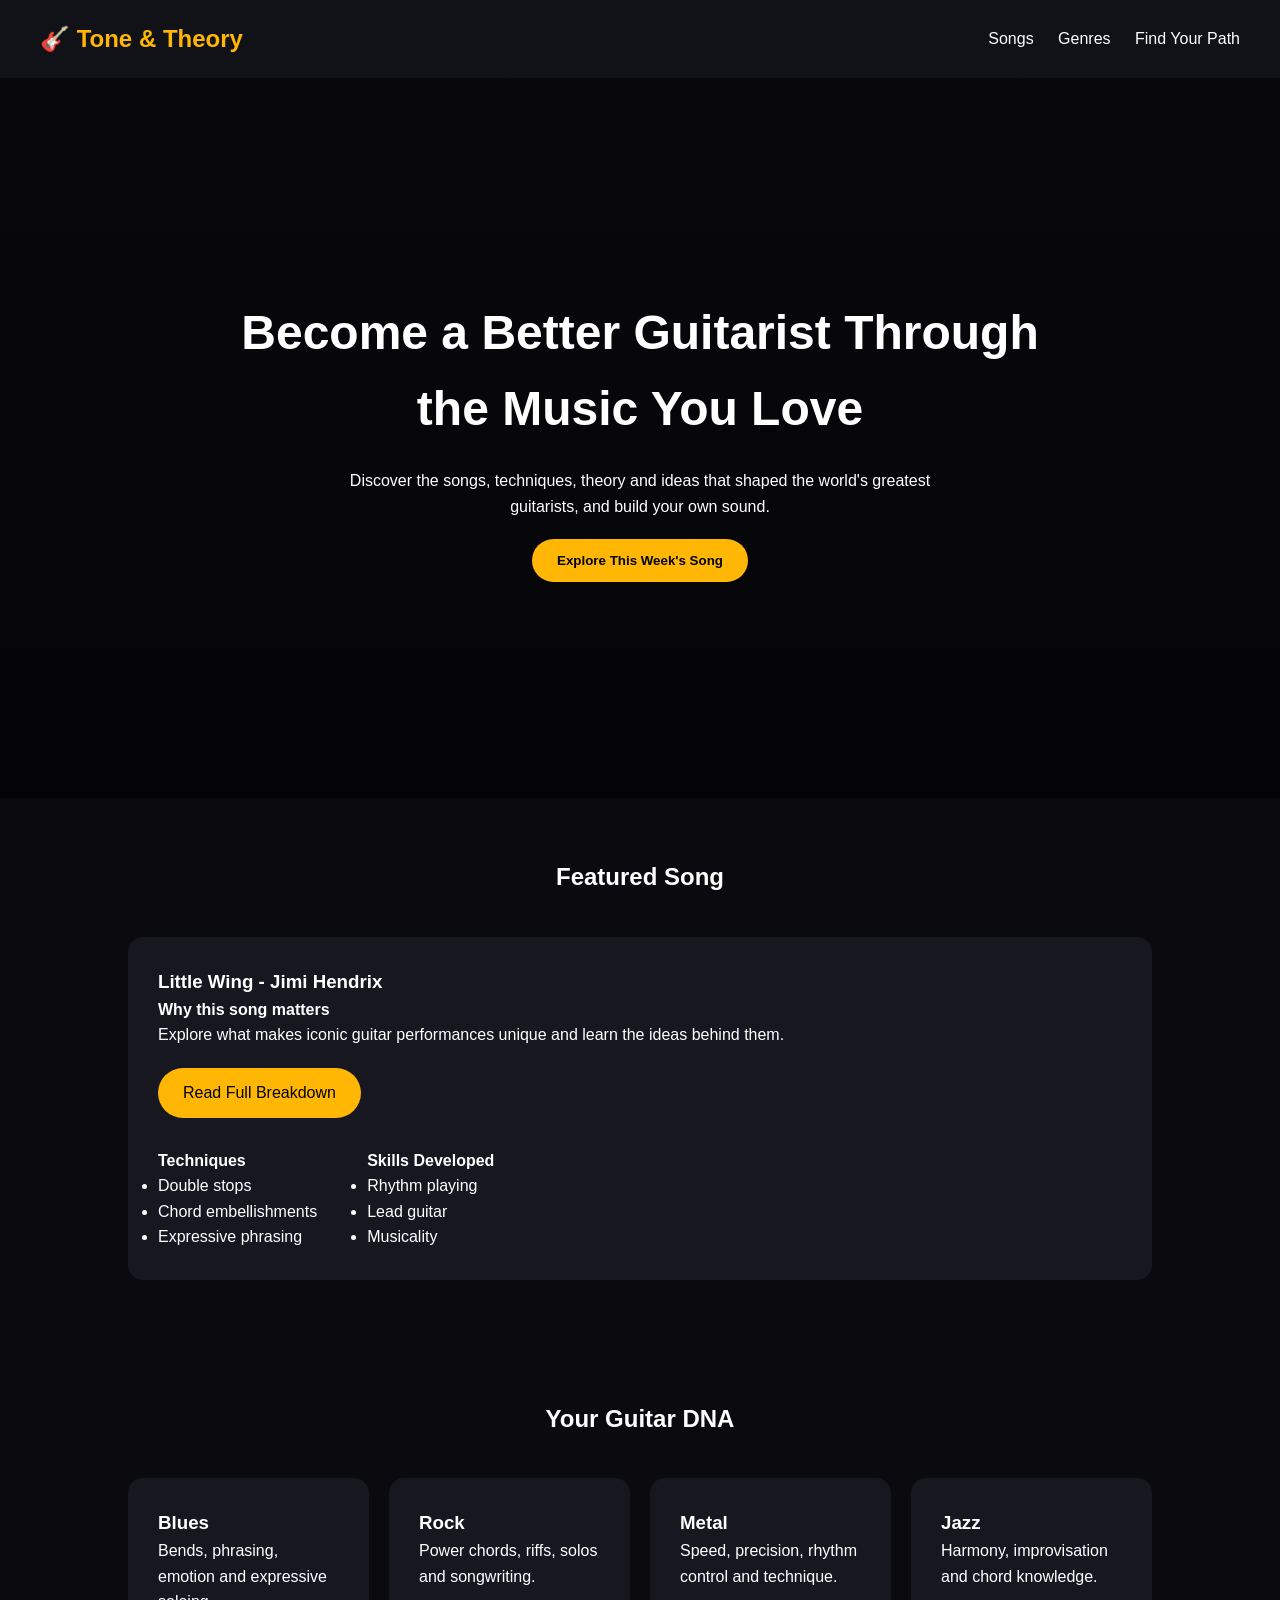
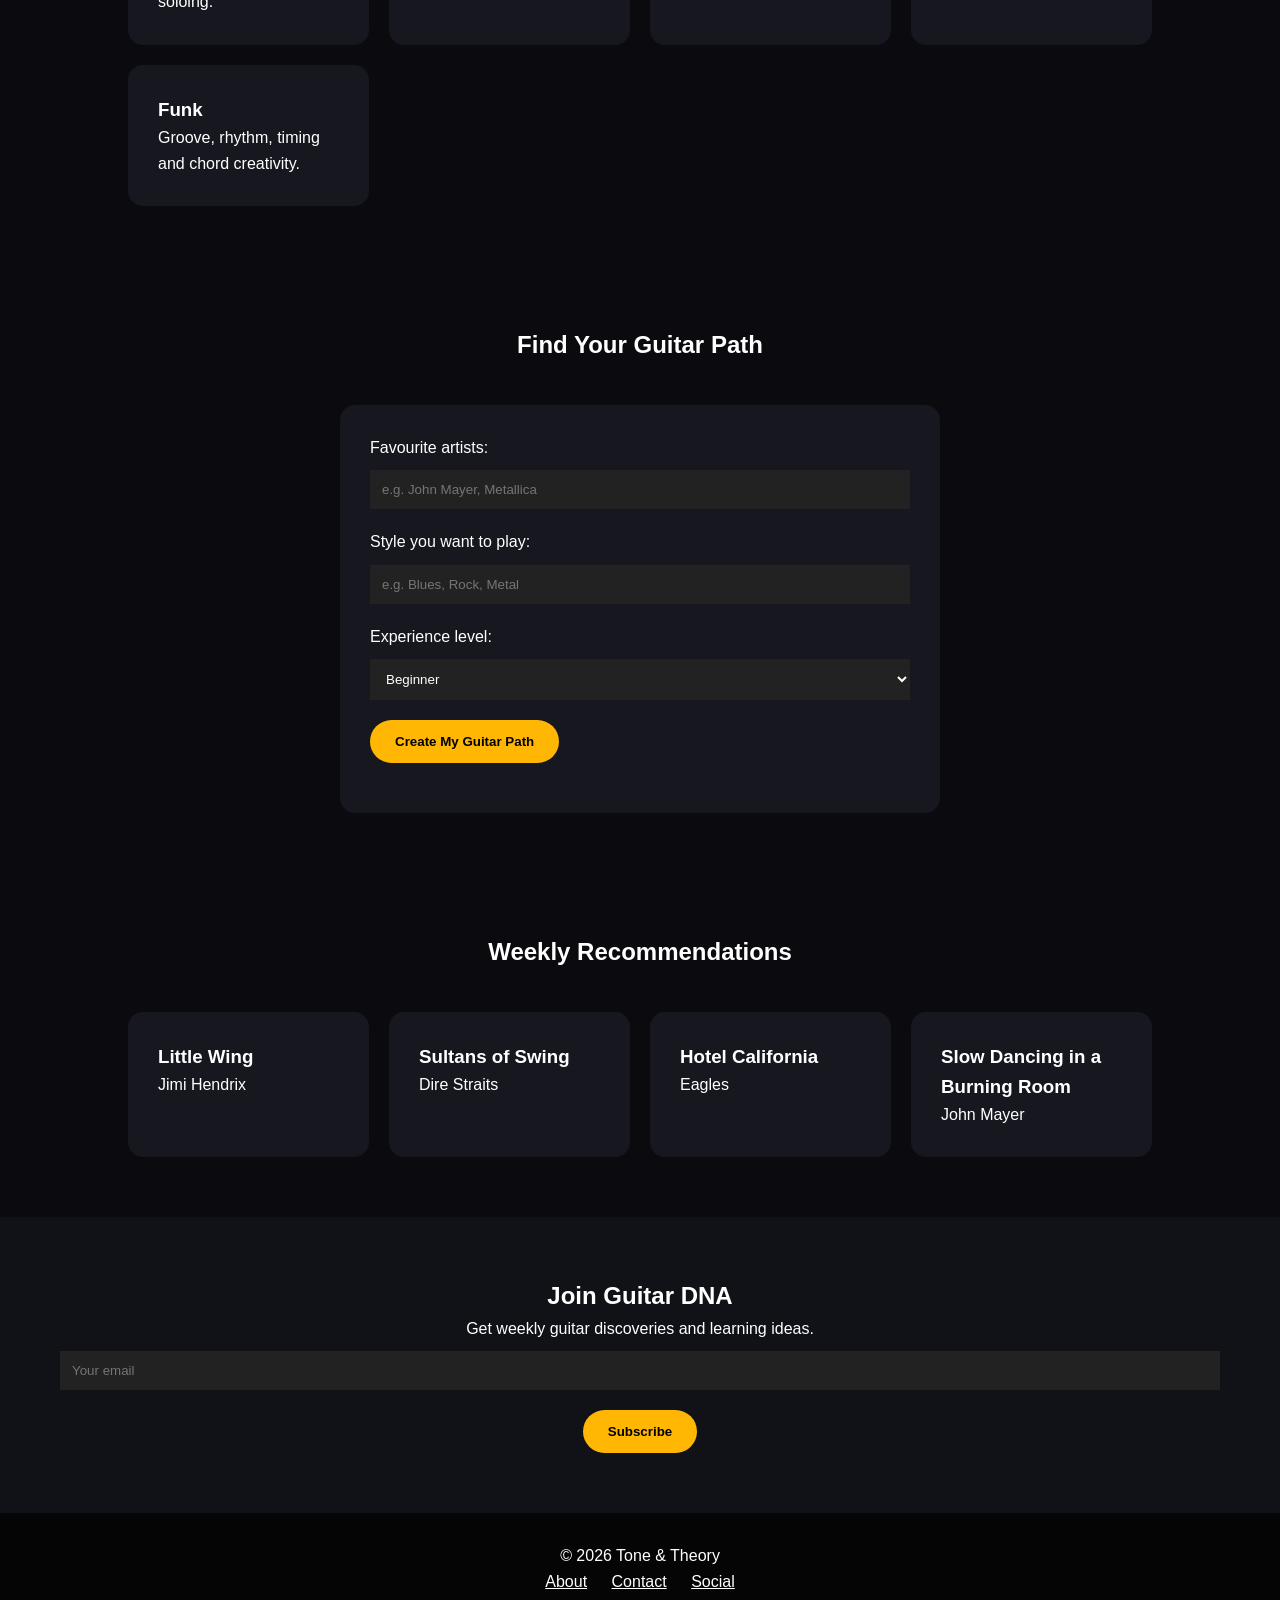
<file: index.html>
<!DOCTYPE html>
<html lang="en">
<head>
    <meta charset="UTF-8">
    <meta name="viewport" content="width=device-width, initial-scale=1.0">
    <title>Tone & Theory | Become a Better Guitarist</title>
    <link rel="stylesheet" href="style.css">
</head>

<body>

<header>
    <nav>
        <h1 class="logo">🎸 Tone & Theory</h1>

        <div class="nav-links">
            <a href="#featured">Songs</a>
            <a href="#genres">Genres</a>
            <a href="#path">Find Your Path</a>
        </div>
    </nav>
</header>


<section class="hero">

    <div class="hero-content">
        <h2>Become a Better Guitarist Through the Music You Love</h2>

        <p>
            Discover the songs, techniques, theory and ideas that shaped the world's greatest guitarists, and build your own sound.
        </p>

        <button id="exploreBtn">
            Explore This Week's Song
        </button>
    </div>

</section>


<section id="featured" class="section">

    <h2>Featured Song</h2>

    <div class="song-card">

        <h3>Little Wing - Jimi Hendrix</h3>

        <h4>Why this song matters</h4>

        <p>
            Explore what makes iconic guitar performances unique and learn the ideas behind them.
        </p>

        <a href="articles-little-wing.html" class="article-button">
            Read Full Breakdown
        </a>


        <div class="two-columns">

            <div>
                <h4>Techniques</h4>

                <ul>
                    <li>Double stops</li>
                    <li>Chord embellishments</li>
                    <li>Expressive phrasing</li>
                </ul>

            </div>


            <div>
                <h4>Skills Developed</h4>

                <ul>
                    <li>Rhythm playing</li>
                    <li>Lead guitar</li>
                    <li>Musicality</li>
                </ul>

            </div>

        </div>


    </div>

</section>



<section id="genres" class="section">

<h2>Your Guitar DNA</h2>

<div class="cards">


<div class="card">
<h3>Blues</h3>
<p>Bends, phrasing, emotion and expressive soloing.</p>
</div>


<div class="card">
<h3>Rock</h3>
<p>Power chords, riffs, solos and songwriting.</p>
</div>


<div class="card">
<h3>Metal</h3>
<p>Speed, precision, rhythm control and technique.</p>
</div>


<div class="card">
<h3>Jazz</h3>
<p>Harmony, improvisation and chord knowledge.</p>
</div>


<div class="card">
<h3>Funk</h3>
<p>Groove, rhythm, timing and chord creativity.</p>
</div>


</div>

</section>



<section id="path" class="section">

<h2>Find Your Guitar Path</h2>


<div class="form-box">

<label>
Favourite artists:
</label>

<input id="artists" placeholder="e.g. John Mayer, Metallica">


<label>
Style you want to play:
</label>

<input id="style" placeholder="e.g. Blues, Rock, Metal">


<label>
Experience level:
</label>

<select id="level">

<option>Beginner</option>
<option>Intermediate</option>
<option>Advanced</option>

</select>


<button id="generateBtn">
Create My Guitar Path
</button>


<p id="result"></p>


</div>

</section>




<section class="section">

<h2>Weekly Recommendations</h2>


<div class="cards">


<div class="card">
<h3>Little Wing</h3>
<p>Jimi Hendrix</p>
</div>


<div class="card">
<h3>Sultans of Swing</h3>
<p>Dire Straits</p>
</div>


<div class="card">
<h3>Hotel California</h3>
<p>Eagles</p>
</div>


<div class="card">
<h3>Slow Dancing in a Burning Room</h3>
<p>John Mayer</p>
</div>


</div>


</section>




<section class="newsletter">

<h2>Join Guitar DNA</h2>

<p>
Get weekly guitar discoveries and learning ideas.
</p>


<input placeholder="Your email">

<button>
Subscribe
</button>


</section>




<footer>

<p>© 2026 Tone & Theory</p>

<div>
<a href="#">About</a>
<a href="#">Contact</a>
<a href="#">Social</a>
</div>


</footer>



<script src="script.js"></script>

</body>
</html>
</file>
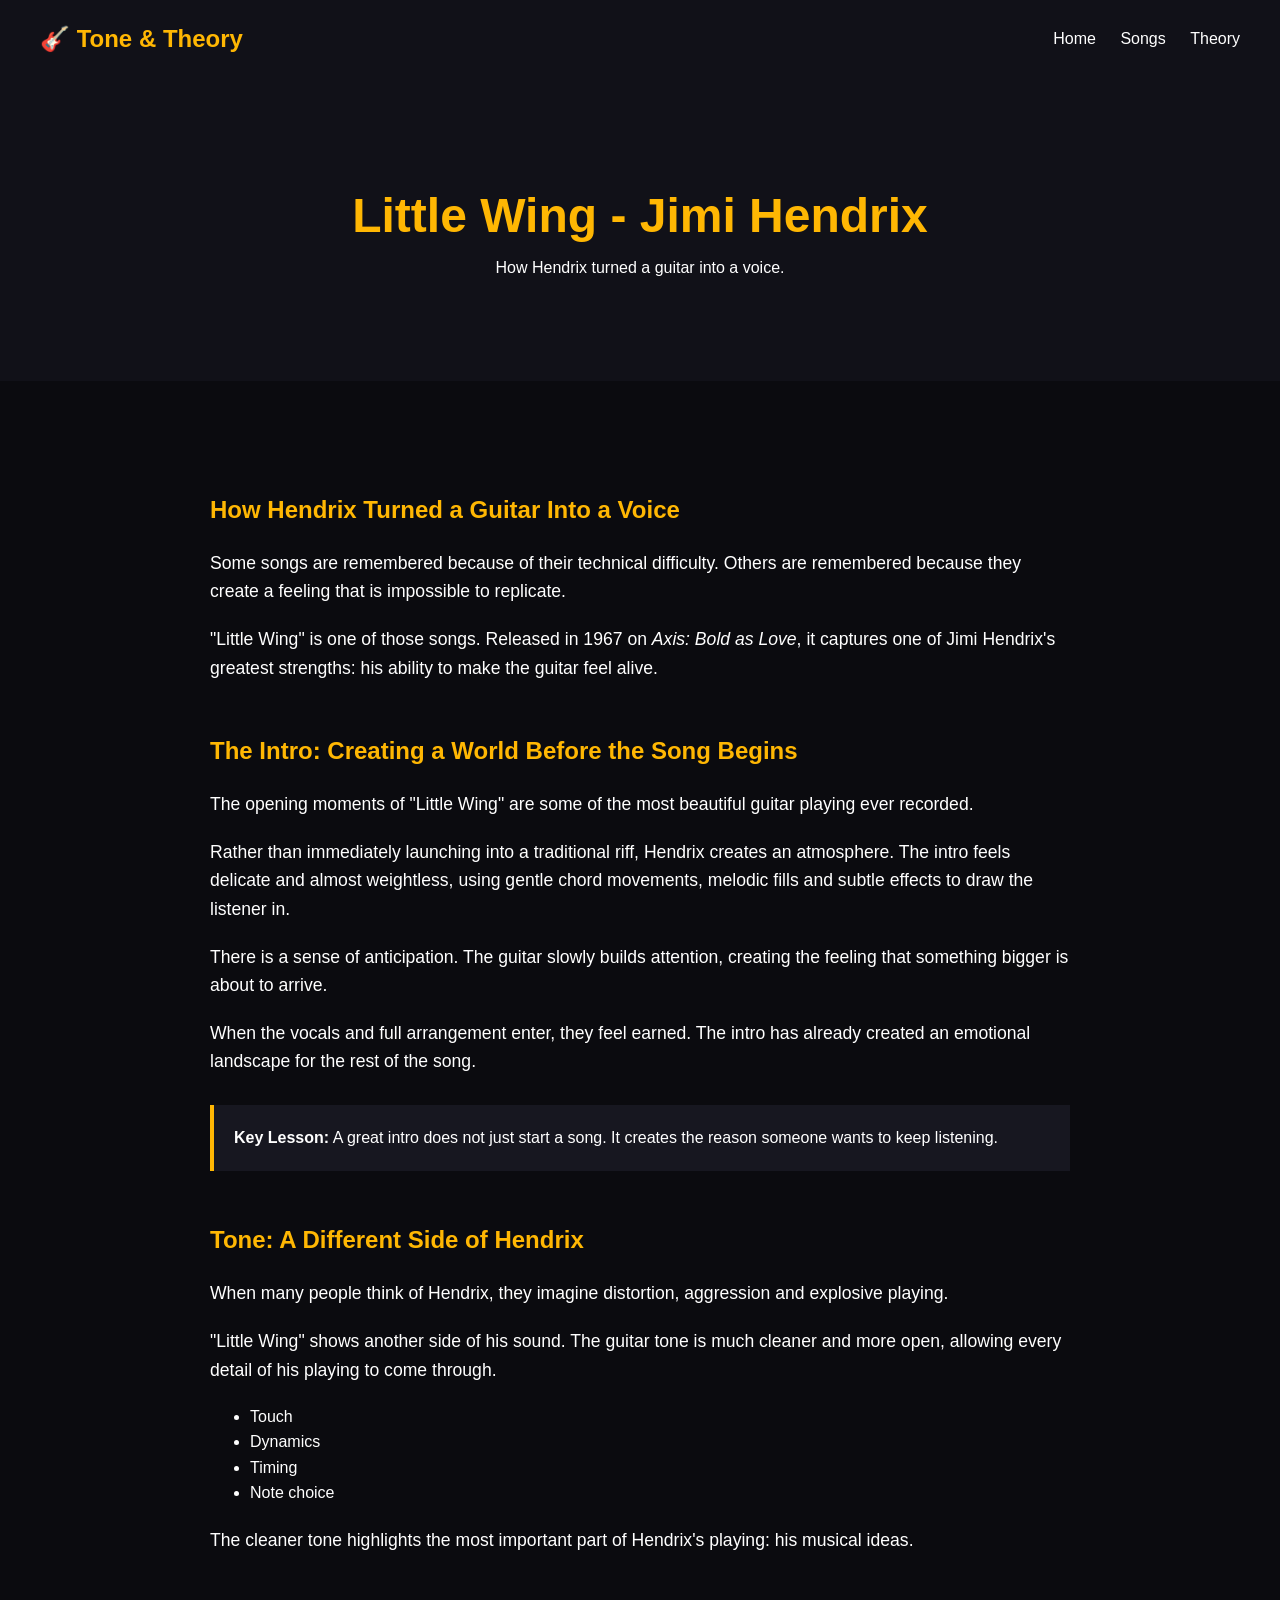
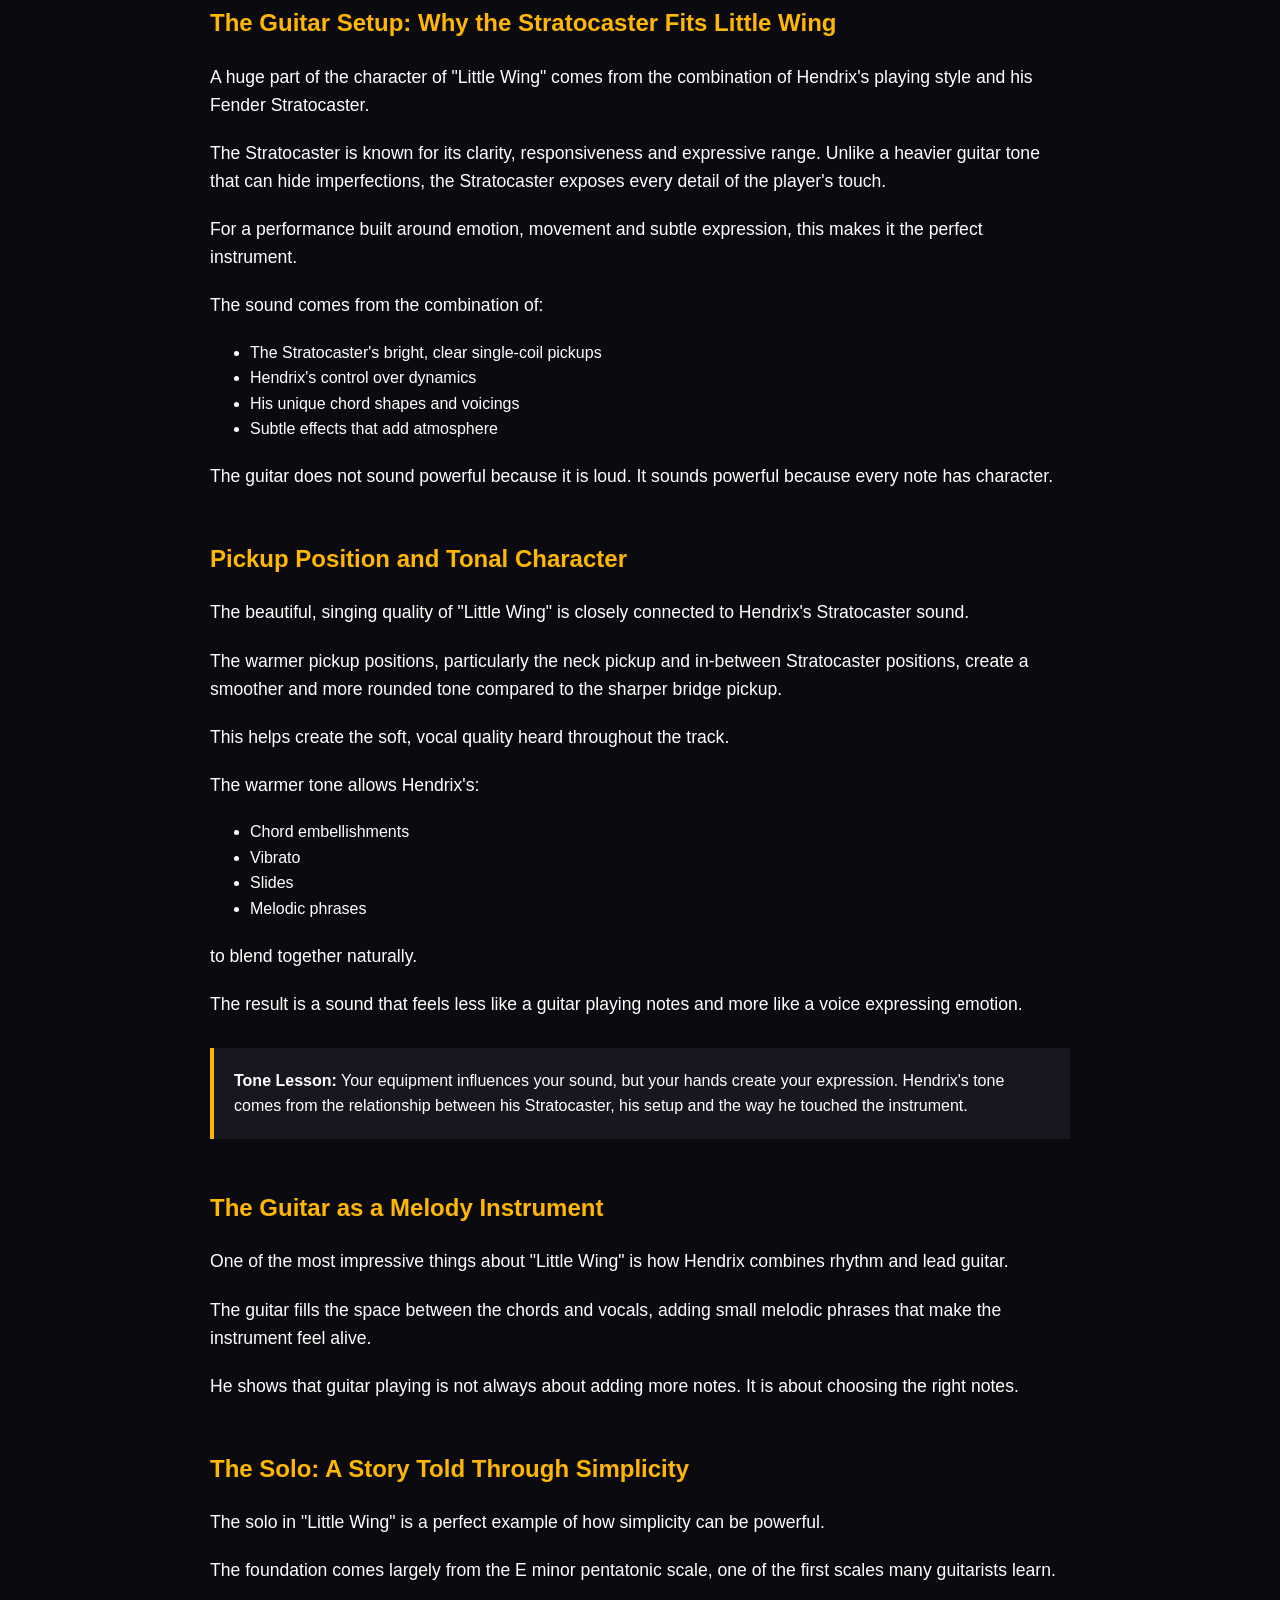
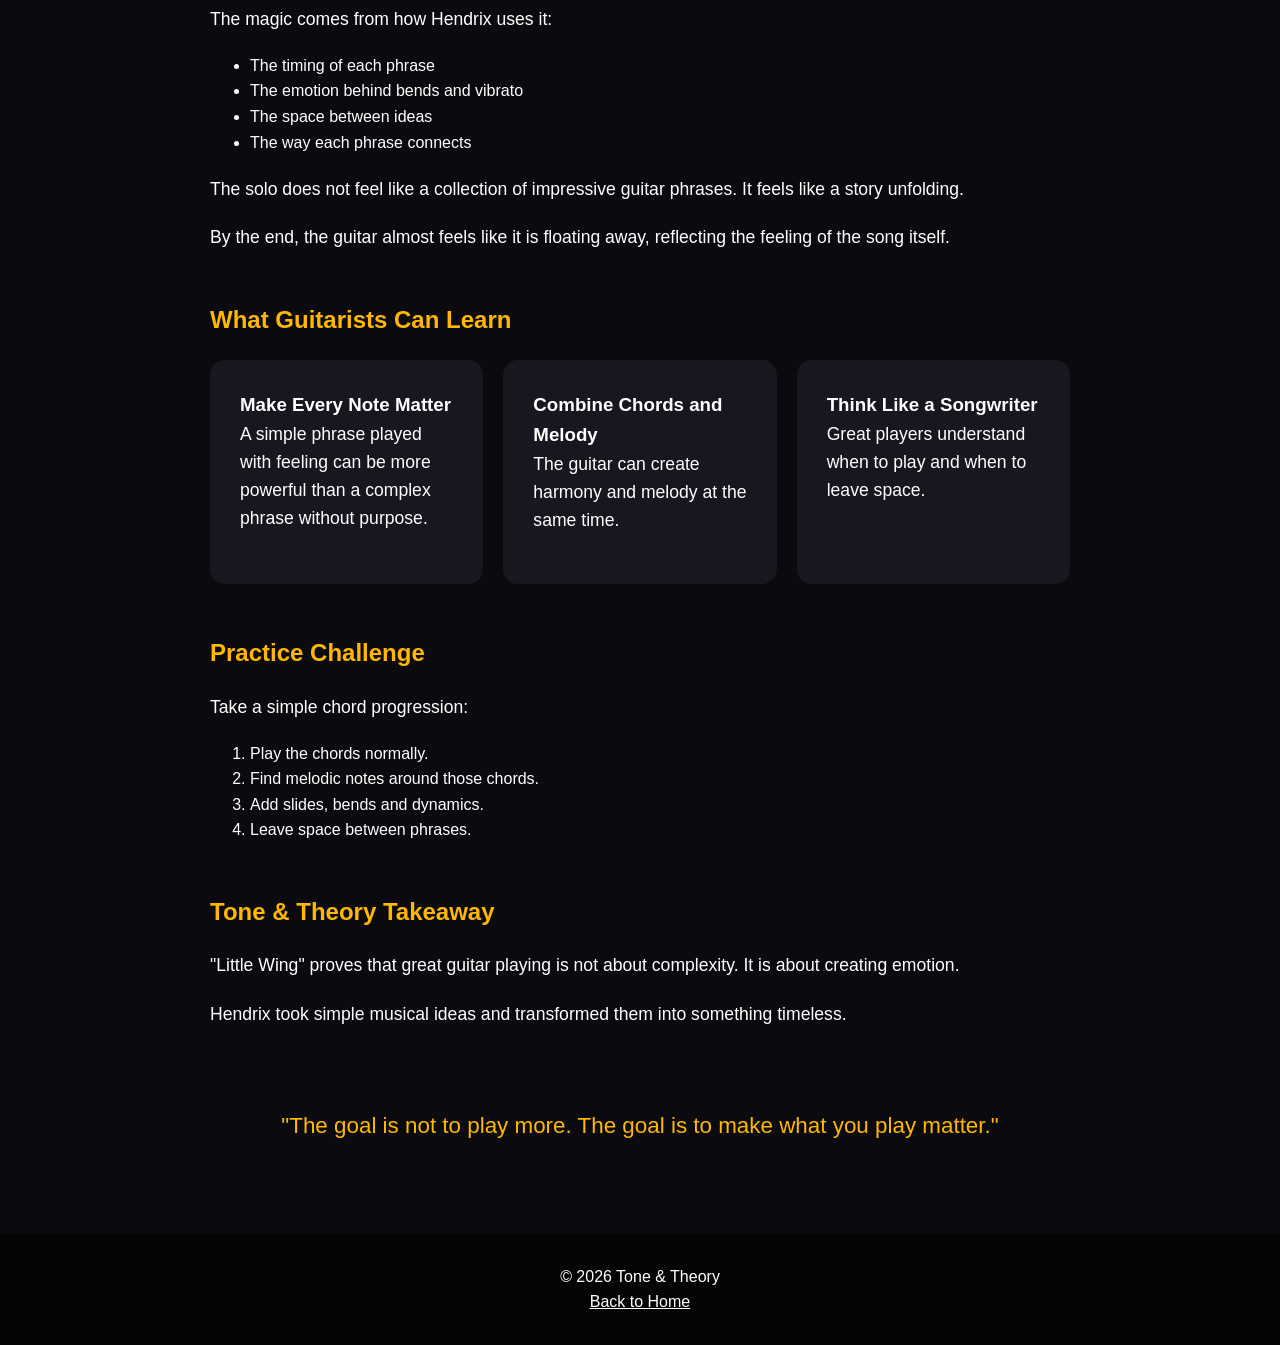
<file: articles-little-wing.html>
<!DOCTYPE html>
<html lang="en">

<head>
    <meta charset="UTF-8">
    <meta name="viewport" content="width=device-width, initial-scale=1.0">

    <title>Little Wing - Jimi Hendrix | Tone & Theory</title>

    <link rel="stylesheet" href="../style.css">
</head>


<body>


<header>

<nav>

<h1 class="logo">🎸 Tone & Theory</h1>

<div class="nav-links">

<a href="index.html">Home</a>

<a href="#">Songs</a>

<a href="#">Theory</a>

</div>
</nav>

</header>



<section class="article-hero">

<h1>
Little Wing - Jimi Hendrix
</h1>

<p>
How Hendrix turned a guitar into a voice.
</p>

</section>




<main class="article">


<h2>How Hendrix Turned a Guitar Into a Voice</h2>


<p>
Some songs are remembered because of their technical difficulty.
Others are remembered because they create a feeling that is impossible to replicate.
</p>


<p>
"Little Wing" is one of those songs.
Released in 1967 on <em>Axis: Bold as Love</em>, it captures one of Jimi Hendrix's greatest strengths:
his ability to make the guitar feel alive.
</p>



<h2>The Intro: Creating a World Before the Song Begins</h2>


<p>
The opening moments of "Little Wing" are some of the most beautiful guitar playing ever recorded.
</p>


<p>
Rather than immediately launching into a traditional riff, Hendrix creates an atmosphere.
The intro feels delicate and almost weightless, using gentle chord movements, melodic fills and subtle effects to draw the listener in.
</p>


<p>
There is a sense of anticipation. The guitar slowly builds attention, creating the feeling that something bigger is about to arrive.
</p>


<p>
When the vocals and full arrangement enter, they feel earned. The intro has already created an emotional landscape for the rest of the song.
</p>


<div class="lesson-box">

<strong>Key Lesson:</strong>

A great intro does not just start a song. It creates the reason someone wants to keep listening.

</div>




<h2>Tone: A Different Side of Hendrix</h2>


<p>
When many people think of Hendrix, they imagine distortion, aggression and explosive playing.
</p>


<p>
"Little Wing" shows another side of his sound. The guitar tone is much cleaner and more open, allowing every detail of his playing to come through.
</p>


<ul>

<li>Touch</li>
<li>Dynamics</li>
<li>Timing</li>
<li>Note choice</li>

</ul>


<p>
The cleaner tone highlights the most important part of Hendrix's playing: his musical ideas.
</p>

<h2>The Guitar Setup: Why the Stratocaster Fits Little Wing</h2>

<p>
A huge part of the character of "Little Wing" comes from the combination of Hendrix's playing style and his Fender Stratocaster.
</p>

<p>
The Stratocaster is known for its clarity, responsiveness and expressive range. Unlike a heavier guitar tone that can hide imperfections, the Stratocaster exposes every detail of the player's touch.
</p>

<p>
For a performance built around emotion, movement and subtle expression, this makes it the perfect instrument.
</p>

<p>
The sound comes from the combination of:
</p>

<ul>
    <li>The Stratocaster's bright, clear single-coil pickups</li>
    <li>Hendrix's control over dynamics</li>
    <li>His unique chord shapes and voicings</li>
    <li>Subtle effects that add atmosphere</li>
</ul>

<p>
The guitar does not sound powerful because it is loud. It sounds powerful because every note has character.
</p>


<h2>Pickup Position and Tonal Character</h2>

<p>
The beautiful, singing quality of "Little Wing" is closely connected to Hendrix's Stratocaster sound.
</p>

<p>
The warmer pickup positions, particularly the neck pickup and in-between Stratocaster positions, create a smoother and more rounded tone compared to the sharper bridge pickup.
</p>

<p>
This helps create the soft, vocal quality heard throughout the track.
</p>

<p>
The warmer tone allows Hendrix's:
</p>

<ul>
    <li>Chord embellishments</li>
    <li>Vibrato</li>
    <li>Slides</li>
    <li>Melodic phrases</li>
</ul>

<p>
to blend together naturally.
</p>

<p>
The result is a sound that feels less like a guitar playing notes and more like a voice expressing emotion.
</p>


<div class="lesson-box">

<strong>Tone Lesson:</strong>

Your equipment influences your sound, but your hands create your expression. Hendrix's tone comes from the relationship between his Stratocaster, his setup and the way he touched the instrument.

</div>


<h2>The Guitar as a Melody Instrument</h2>


<p>
One of the most impressive things about "Little Wing" is how Hendrix combines rhythm and lead guitar.
</p>


<p>
The guitar fills the space between the chords and vocals, adding small melodic phrases that make the instrument feel alive.
</p>


<p>
He shows that guitar playing is not always about adding more notes. It is about choosing the right notes.
</p>




<h2>The Solo: A Story Told Through Simplicity</h2>


<p>
The solo in "Little Wing" is a perfect example of how simplicity can be powerful.
</p>


<p>
The foundation comes largely from the E minor pentatonic scale, one of the first scales many guitarists learn.
</p>


<p>
The magic comes from how Hendrix uses it:
</p>


<ul>

<li>The timing of each phrase</li>
<li>The emotion behind bends and vibrato</li>
<li>The space between ideas</li>
<li>The way each phrase connects</li>

</ul>



<p>
The solo does not feel like a collection of impressive guitar phrases.
It feels like a story unfolding.
</p>


<p>
By the end, the guitar almost feels like it is floating away, reflecting the feeling of the song itself.
</p>




<h2>What Guitarists Can Learn</h2>


<div class="cards">


<div class="card">

<h3>Make Every Note Matter</h3>

<p>
A simple phrase played with feeling can be more powerful than a complex phrase without purpose.
</p>

</div>



<div class="card">

<h3>Combine Chords and Melody</h3>

<p>
The guitar can create harmony and melody at the same time.
</p>

</div>



<div class="card">

<h3>Think Like a Songwriter</h3>

<p>
Great players understand when to play and when to leave space.
</p>

</div>


</div>




<h2>Practice Challenge</h2>


<p>

Take a simple chord progression:

</p>


<ol>

<li>Play the chords normally.</li>
<li>Find melodic notes around those chords.</li>
<li>Add slides, bends and dynamics.</li>
<li>Leave space between phrases.</li>

</ol>



<h2>Tone & Theory Takeaway</h2>


<p>
"Little Wing" proves that great guitar playing is not about complexity.
It is about creating emotion.
</p>


<p>
Hendrix took simple musical ideas and transformed them into something timeless.
</p>


<div class="final-quote">

"The goal is not to play more. The goal is to make what you play matter."

</div>



</main>



<footer>

<p>© 2026 Tone & Theory</p>

<a href="index.html">
    Back to Home
</a>

</footer>



</body>

</html>
</file>
<file: style.css>
* {
    box-sizing: border-box;
    margin: 0;
    padding: 0;
}


body {

    font-family: Arial, sans-serif;
    background:#0b0b0f;
    color:white;
    line-height:1.6;

}



header {

    background:#111118;
    padding:20px;

}


nav {

    display:flex;
    justify-content:space-between;
    align-items:center;
    max-width:1200px;
    margin:auto;

}


.logo {

    color:#ffb703;

}


.nav-links a {

    color:white;
    margin-left:20px;
    text-decoration:none;

}



.hero {

    min-height:80vh;
    display:flex;
    align-items:center;
    justify-content:center;
    text-align:center;
    padding:40px;

    background:
    linear-gradient(
    rgba(0,0,0,.6),
    rgba(0,0,0,.8)
    ),
    #15151f;

}


.hero h2 {

    font-size:3rem;
    max-width:800px;

}


.hero p {

    margin:20px auto;
    max-width:600px;

}



button {

    background:#ffb703;
    border:none;
    padding:14px 25px;
    border-radius:30px;
    cursor:pointer;
    font-weight:bold;

}


button:hover {

    transform:scale(1.05);

}



.section {

    padding:60px 10%;
}


.section h2 {

    text-align:center;
    margin-bottom:40px;

}



.song-card,
.card,
.form-box {

    background:#171720;
    padding:30px;
    border-radius:15px;

}


.two-columns {

    display:flex;
    gap:50px;
    margin-top:30px;

}


.cards {

    display:grid;
    grid-template-columns:repeat(auto-fit,minmax(220px,1fr));
    gap:20px;

}


.card {

    transition:.3s;

}


.card:hover {

    transform:translateY(-8px);
    border:1px solid #ffb703;

}



.form-box {

    max-width:600px;
    margin:auto;

}



input,
select {

    width:100%;
    padding:12px;
    margin:10px 0 20px;
    background:#222;
    border:none;
    color:white;

}



#result {

    margin-top:20px;
    color:#ffb703;

}



.newsletter {

    text-align:center;
    padding:60px;
    background:#111118;

}



footer {

    padding:30px;
    text-align:center;
    background:#050505;

}


footer a {

    color:white;
    margin:10px;

}



@media(max-width:700px){


nav {

    flex-direction:column;

}


.hero h2 {

    font-size:2rem;

}


.two-columns {

    flex-direction:column;

}


}.article-hero {

    text-align:center;
    padding:100px 20px;
    background:#111118;

}


.article-hero h1 {

    font-size:3rem;
    color:#ffb703;

}



.article {

    max-width:900px;
    margin:auto;
    padding:60px 20px;

}


.article h2 {

    margin-top:50px;
    margin-bottom:20px;
    color:#ffb703;

}


.article p {

    margin-bottom:20px;
    font-size:1.1rem;

}


.article ul,
.article ol {

    margin:20px 40px;

}


.lesson-box {

    background:#171720;
    border-left:4px solid #ffb703;
    padding:20px;
    margin:30px 0;

}


.final-quote {

    margin-top:50px;
    padding:30px;
    text-align:center;
    font-size:1.4rem;
    color:#ffb703;

}



.article-button {

    display:inline-block;
    margin-top:20px;
    padding:12px 25px;
    background:#ffb703;
    color:black;
    border-radius:30px;
    text-decoration:none;

}
</file>
